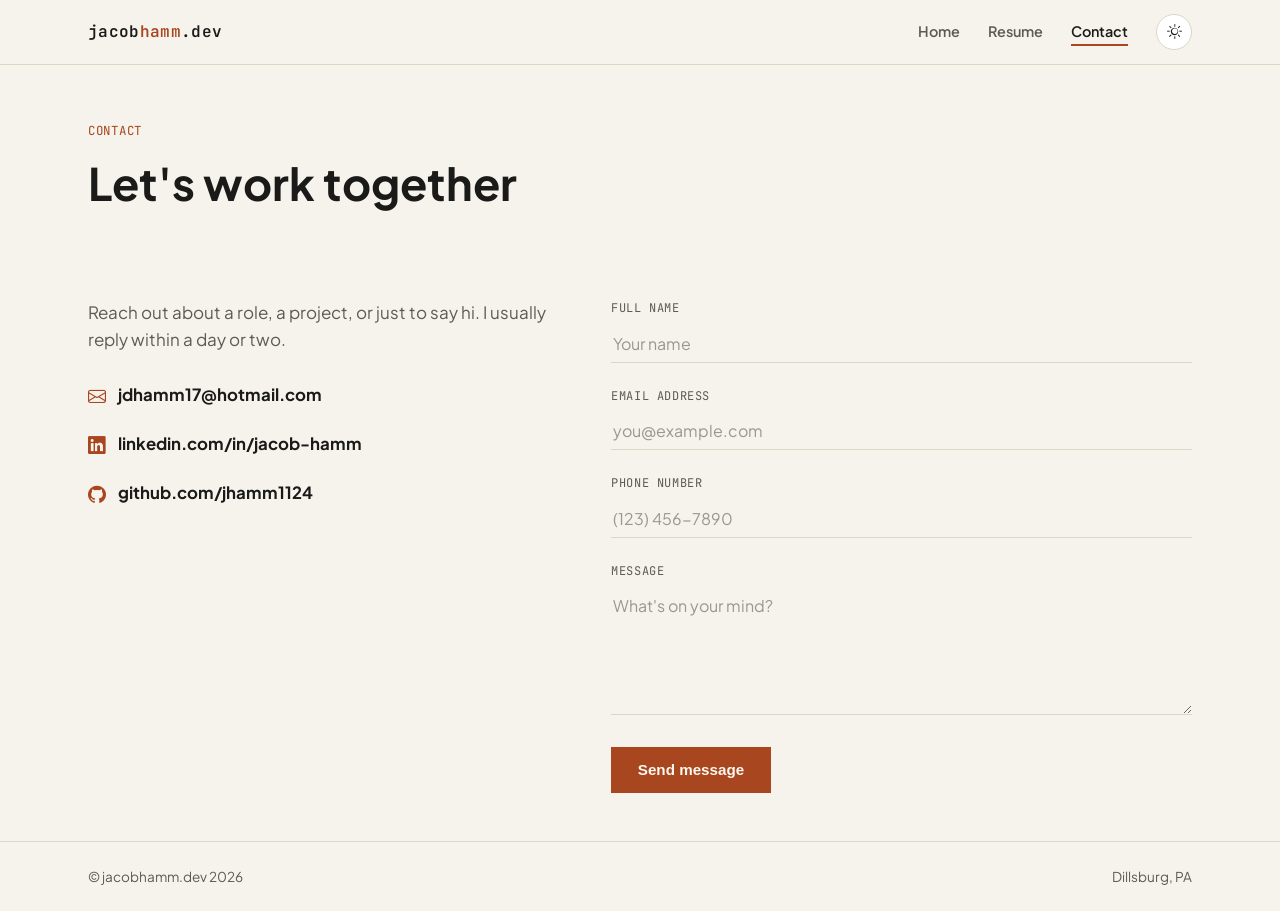
<file: contact.html>
<!DOCTYPE html>
<html lang="en">
    <head>
        <script>
            (function () {
                var t = localStorage.getItem('theme');
                if (t === 'dark' || (!t && matchMedia('(prefers-color-scheme: dark)').matches)) {
                    document.documentElement.setAttribute('data-theme', 'dark');
                }
            })();
        </script>
        <meta charset="utf-8" />
        <meta name="viewport" content="width=device-width, initial-scale=1, shrink-to-fit=no" />
        <meta name="description" content="Jacob Hamm - IT professional and Computer &amp; Information Science graduate with experience in technical support, device deployment, endpoint support, and business systems work." />
        <title>Jacob Hamm - Contact</title>
        <link rel="icon" type="image/png" href="assets/PersonalFavicon.png" />
        <link rel="preconnect" href="https://fonts.googleapis.com" />
        <link rel="preconnect" href="https://fonts.gstatic.com" crossorigin />
        <link href="https://fonts.googleapis.com/css2?family=Plus+Jakarta+Sans:wght@400;500;600;700;800&family=JetBrains+Mono:wght@500;600&display=swap" rel="stylesheet" />
        <link href="https://cdn.jsdelivr.net/npm/bootstrap-icons@1.8.1/font/bootstrap-icons.css" rel="stylesheet" />
        <link href="css/site.css" rel="stylesheet" />
    </head>
    <body>
        <nav class="site-nav">
            <div class="wrap">
                <a class="brand" href="index.html">jacob<em>hamm</em>.dev</a>
                <ul class="nav-links">
                    <li><a href="index.html">Home</a></li>
                    <li><a href="resume.html">Resume</a></li>
                    <li><a href="contact.html" aria-current="page">Contact</a></li>
                    <li>
                        <button class="theme-toggle" id="themeToggle" type="button" aria-label="Toggle dark mode">
                            <i class="bi bi-sun"></i>
                            <i class="bi bi-moon-stars"></i>
                        </button>
                    </li>
                </ul>
            </div>
        </nav>

        <main>
            <header class="page-head wrap">
                <div>
                    <div class="eyebrow">Contact</div>
                    <h1>Let's work together</h1>
                </div>
            </header>

            <section class="section" style="border-top: none;">
                <div class="wrap contact-grid">
                    <div>
                        <p class="lede" style="color: var(--ink-soft); max-width: 30rem; margin: 0;">Reach out about a role, a project, or just to say hi. I usually reply within a day or two.</p>
                        <ul class="contact-channels">
                            <li><a href="mailto:jdhamm17@hotmail.com"><i class="bi bi-envelope"></i>jdhamm17@hotmail.com</a></li>
                            <li><a href="https://www.linkedin.com/in/jacob-hamm" target="_blank" rel="noopener noreferrer"><i class="bi bi-linkedin"></i>linkedin.com/in/jacob-hamm</a></li>
                            <li><a href="https://github.com/jhamm1124" target="_blank" rel="noopener noreferrer"><i class="bi bi-github"></i>github.com/jhamm1124</a></li>
                        </ul>
                    </div>

                    <div>
                        <form id="contactForm">
                            <input type="hidden" name="access_key" value="6b96e3fa-b108-4715-b6c0-f6d2d894bed3" />
                            <input type="text" name="botcheck" class="hp-field" tabindex="-1" autocomplete="off" />

                            <div class="field">
                                <label for="name">Full name</label>
                                <input id="name" name="name" type="text" placeholder="Your name" required />
                            </div>

                            <div class="field">
                                <label for="email">Email address</label>
                                <input id="email" name="email" type="email" placeholder="you@example.com" required />
                            </div>

                            <div class="field">
                                <label for="phone">Phone number</label>
                                <input id="phone" name="phone" type="tel" placeholder="(123) 456-7890" />
                            </div>

                            <div class="field">
                                <label for="message">Message</label>
                                <textarea id="message" name="message" placeholder="What's on your mind?" required></textarea>
                            </div>

                            <button class="btn btn-solid" type="submit">Send message</button>
                        </form>
                    </div>
                </div>
            </section>
        </main>

        <footer class="site-footer">
            <div class="wrap">
                <span>&copy; jacobhamm.dev <span id="currentYear"></span></span>
                <span>Dillsburg, PA</span>
            </div>
        </footer>

        <script>
            document.getElementById('currentYear').textContent = new Date().getFullYear();

            document.getElementById('themeToggle').addEventListener('click', function () {
                var isDark = document.documentElement.getAttribute('data-theme') === 'dark';
                if (isDark) {
                    document.documentElement.removeAttribute('data-theme');
                    localStorage.setItem('theme', 'light');
                } else {
                    document.documentElement.setAttribute('data-theme', 'dark');
                    localStorage.setItem('theme', 'dark');
                }
            });

            document.getElementById('contactForm').addEventListener('submit', function (e) {
                e.preventDefault();

                fetch('https://api.web3forms.com/submit', {
                    method: 'POST',
                    headers: { 'Content-Type': 'application/json', 'Accept': 'application/json' },
                    body: JSON.stringify({
                        access_key: '6b96e3fa-b108-4715-b6c0-f6d2d894bed3',
                        subject: 'New message from jacobhamm.dev',
                        name: document.getElementById('name').value,
                        email: document.getElementById('email').value,
                        phone: document.getElementById('phone').value,
                        message: document.getElementById('message').value,
                        botcheck: document.querySelector('input[name="botcheck"]').value
                    })
                })
                .then(function (response) { return response.json(); })
                .then(function (data) {
                    if (data.success) {
                        showThankYouModal();
                        document.getElementById('contactForm').reset();
                    } else {
                        alert('Sorry, there was an error sending your message. Please try again.');
                    }
                })
                .catch(function (error) {
                    console.error('Error:', error);
                    alert('Sorry, there was an error sending your message. Please try again.');
                });
            });

            function showThankYouModal() {
                var overlay = document.createElement('div');
                overlay.className = 'modal-overlay';

                var panel = document.createElement('div');
                panel.className = 'modal-panel';
                panel.innerHTML =
                    '<i class="bi bi-check-circle-fill"></i>' +
                    '<h2>Thank you!</h2>' +
                    '<p>Your message has been sent. I\'ll get back to you soon.</p>' +
                    '<div class="countdown">Closing in <span id="countdown">5</span>s...</div>' +
                    '<button class="btn" type="button" id="closeModalBtn">Close</button>';

                overlay.appendChild(panel);
                document.body.appendChild(overlay);

                var countdown = 5;
                var countdownEl = panel.querySelector('#countdown');
                var timer = setInterval(function () {
                    countdown--;
                    countdownEl.textContent = countdown;
                    if (countdown <= 0) {
                        clearInterval(timer);
                        closeModal();
                    }
                }, 1000);

                function closeModal() {
                    clearInterval(timer);
                    overlay.remove();
                }

                panel.querySelector('#closeModalBtn').addEventListener('click', closeModal);
                overlay.addEventListener('click', function (e) {
                    if (e.target === overlay) closeModal();
                });
            }
        </script>
    </body>
</html>
</file>
<file: css/site.css>
/* Jacob Hamm — personal site
   Hand-rolled styles. No component framework. */

@charset "UTF-8";

:root {
  --bg: #f6f3ec;
  --bg-raised: #ffffff;
  --ink: #1a1a18;
  --ink-soft: #5c5b54;
  --line: #ddd6c4;
  --accent: #a8461f;
  --accent-ink: #fdf8ef;
  --focus: #1a1a18;

  --font-body: "Plus Jakarta Sans", system-ui, sans-serif;
  --font-mono: "JetBrains Mono", ui-monospace, SFMono-Regular, Menlo, monospace;

  --measure: 46rem;
  --wide: 74rem;
}

html[data-theme="dark"] {
  --bg: #15161a;
  --bg-raised: #1d1f25;
  --ink: #eeece4;
  --ink-soft: #9b9c9a;
  --line: #33353c;
  --accent: #e3874f;
  --accent-ink: #15161a;
  --focus: #eeece4;
}

* {
  box-sizing: border-box;
}

html {
  color-scheme: light;
}
html[data-theme="dark"] {
  color-scheme: dark;
}

body {
  margin: 0;
  background: var(--bg);
  color: var(--ink);
  font-family: var(--font-body);
  font-size: 17px;
  line-height: 1.6;
  -webkit-font-smoothing: antialiased;
  min-height: 100vh;
  display: flex;
  flex-direction: column;
  transition: background 0.2s ease, color 0.2s ease;
}

a {
  color: inherit;
}

img {
  max-width: 100%;
  display: block;
}

.wrap {
  width: 100%;
  max-width: var(--wide);
  margin-inline: auto;
  padding-inline: 1.5rem;
}

@media (min-width: 40rem) {
  .wrap {
    padding-inline: 2.5rem;
  }
}

/* ---------- eyebrow / mono labels ---------- */
.eyebrow {
  font-family: var(--font-mono);
  font-size: 0.78rem;
  letter-spacing: 0.06em;
  text-transform: uppercase;
  color: var(--accent);
}

/* ---------- nav ---------- */
.site-nav {
  position: sticky;
  top: 0;
  z-index: 20;
  background: var(--bg);
  border-bottom: 1px solid var(--line);
}

.site-nav .wrap {
  display: flex;
  flex-wrap: wrap;
  align-items: center;
  justify-content: space-between;
  gap: 0.5rem 1rem;
  min-height: 4rem;
  padding-block: 0.75rem;
}

.brand {
  font-family: var(--font-mono);
  font-weight: 600;
  font-size: 1rem;
  text-decoration: none;
  letter-spacing: 0.02em;
}

.brand em {
  font-style: normal;
  color: var(--accent);
}

.nav-links {
  list-style: none;
  display: flex;
  align-items: center;
  gap: 1.75rem;
  margin: 0;
  padding: 0;
  font-size: 0.9rem;
  font-weight: 600;
}

.nav-links a {
  text-decoration: none;
  color: var(--ink-soft);
  padding-bottom: 0.2rem;
  border-bottom: 2px solid transparent;
}

.nav-links a:hover,
.nav-links a[aria-current="page"] {
  color: var(--ink);
  border-bottom-color: var(--accent);
}

.theme-toggle {
  width: 2.25rem;
  height: 2.25rem;
  border-radius: 50%;
  border: 1px solid var(--line);
  background: var(--bg-raised);
  color: var(--ink);
  display: flex;
  align-items: center;
  justify-content: center;
  cursor: pointer;
  font-size: 0.95rem;
  padding: 0;
}

.theme-toggle:hover {
  border-color: var(--accent);
  color: var(--accent);
}

.theme-toggle .bi-moon-stars { display: none; }
html[data-theme="dark"] .theme-toggle .bi-sun { display: none; }
html[data-theme="dark"] .theme-toggle .bi-moon-stars { display: inline; }

@media (max-width: 30rem) {
  .brand {
    font-size: 0.85rem;
  }

  .nav-links {
    gap: 1rem;
    font-size: 0.8rem;
  }

  .theme-toggle {
    width: 1.9rem;
    height: 1.9rem;
    font-size: 0.85rem;
  }
}

/* ---------- availability badge ---------- */
.status-badge {
  display: inline-flex;
  align-items: center;
  gap: 0.5rem;
  border: 1px solid var(--line);
  border-radius: 999px;
  padding: 0.4rem 0.9rem 0.4rem 0.7rem;
  font-family: var(--font-mono);
  font-size: 0.78rem;
  font-weight: 600;
  margin-bottom: 1.1rem;
}

.status-badge .dot {
  width: 0.5rem;
  height: 0.5rem;
  border-radius: 50%;
  background: #3f9142;
  box-shadow: 0 0 0 3px rgba(63, 145, 66, 0.2);
}

html[data-theme="dark"] .status-badge .dot {
  background: #5fd464;
  box-shadow: 0 0 0 3px rgba(95, 212, 100, 0.2);
}

.role-tags {
  display: flex;
  flex-wrap: wrap;
  gap: 0.5rem;
  list-style: none;
  margin: 1.5rem 0 0;
  padding: 0;
}

.role-tags li {
  font-family: var(--font-mono);
  font-size: 0.75rem;
  border: 1px solid var(--line);
  padding: 0.35rem 0.7rem;
  color: var(--ink-soft);
}

/* ---------- hero ---------- */
.hero {
  padding-block: 4.5rem 3.5rem;
}

.hero .wrap {
  display: grid;
  grid-template-columns: 1fr;
  gap: 3rem;
  align-items: center;
}

@media (min-width: 56rem) {
  .hero .wrap {
    grid-template-columns: 1.15fr 0.85fr;
  }
}

.hero h1 {
  font-size: clamp(2.4rem, 5vw, 3.6rem);
  line-height: 1.05;
  font-weight: 800;
  margin: 0.6rem 0 1.1rem;
}

.hero .lede {
  color: var(--ink-soft);
  font-size: 1.15rem;
  max-width: 34rem;
  margin: 0 0 1.75rem;
}

.link-row {
  display: flex;
  flex-wrap: wrap;
  gap: 0.4rem 1.4rem;
  font-weight: 600;
  font-size: 0.95rem;
}

.link-row a {
  text-decoration: none;
  display: inline-flex;
  align-items: center;
  gap: 0.4rem;
  padding-bottom: 0.15rem;
  border-bottom: 1px solid var(--line);
}

.link-row a:hover {
  color: var(--accent);
  border-bottom-color: var(--accent);
}

.hero-portrait {
  position: relative;
  justify-self: center;
  width: 100%;
  max-width: 20rem;
}

.hero-portrait::before {
  content: "";
  position: absolute;
  inset: 0.9rem -0.9rem -0.9rem 0.9rem;
  border: 1px solid var(--accent);
  z-index: 0;
}

.hero-portrait img {
  position: relative;
  z-index: 1;
  width: 100%;
  aspect-ratio: 4 / 5;
  object-fit: cover;
  object-position: top;
  border: 1px solid var(--line);
}

/* ---------- section shell ---------- */
.section {
  padding-block: 3rem;
  border-top: 1px solid var(--line);
}

.section h2 {
  font-size: 1.6rem;
  margin: 0.4rem 0 1.5rem;
}

/* ---------- about ---------- */
.about-block {
  max-width: var(--measure);
  border-left: 2px solid var(--accent);
  padding-left: 1.5rem;
}

.about-block p {
  color: var(--ink-soft);
  margin: 0 0 1rem;
}

.about-block p:first-of-type {
  color: var(--ink);
  font-size: 1.1rem;
}

/* ---------- facts strip ---------- */
.facts {
  display: grid;
  grid-template-columns: repeat(2, 1fr);
  gap: 1.75rem 1.5rem;
}

@media (min-width: 40rem) {
  .facts {
    grid-template-columns: repeat(4, 1fr);
  }
}

.facts dt {
  font-family: var(--font-mono);
  font-size: 0.72rem;
  text-transform: uppercase;
  letter-spacing: 0.05em;
  color: var(--ink-soft);
  margin-bottom: 0.35rem;
}

.facts dd {
  margin: 0;
  font-weight: 600;
}

/* ---------- footer CTA ---------- */
.cta {
  text-align: left;
  padding-block: 3.5rem;
}

.cta h2 {
  font-size: clamp(1.8rem, 4vw, 2.6rem);
  margin: 0.3rem 0 1.25rem;
}

.btn {
  display: inline-flex;
  align-items: center;
  gap: 0.5rem;
  border: 1px solid var(--ink);
  color: var(--ink);
  text-decoration: none;
  font-weight: 700;
  padding: 0.85rem 1.6rem;
  font-size: 0.95rem;
}

.btn:hover {
  background: var(--ink);
  color: var(--bg);
}

.btn-solid {
  background: var(--accent);
  border-color: var(--accent);
  color: var(--accent-ink);
}

.btn-solid:hover {
  background: transparent;
  color: var(--accent);
}

/* ---------- site footer ---------- */
.site-footer {
  margin-top: auto;
  border-top: 1px solid var(--line);
  padding-block: 1.5rem;
  font-size: 0.85rem;
  color: var(--ink-soft);
}

.site-footer .wrap {
  display: flex;
  justify-content: space-between;
  flex-wrap: wrap;
  gap: 0.5rem;
}

/* ---------- page header (resume / contact) ---------- */
.page-head {
  padding-block: 3.5rem 2rem;
  display: flex;
  flex-wrap: wrap;
  align-items: flex-end;
  justify-content: space-between;
  gap: 1.5rem;
}

.page-head h1 {
  font-size: clamp(2rem, 4vw, 2.8rem);
  margin: 0.4rem 0 0;
}

/* ---------- timeline ---------- */
.timeline {
  position: relative;
  max-width: var(--wide);
}

.timeline-item {
  position: relative;
  display: grid;
  grid-template-columns: 1fr;
  gap: 0.75rem;
  padding-block: 1.75rem;
  border-top: 1px solid var(--line);
}

.timeline-item:first-child {
  border-top: none;
}

@media (min-width: 46rem) {
  .timeline-item {
    grid-template-columns: 12rem 1fr;
    gap: 2rem;
  }
}

.timeline-when {
  font-family: var(--font-mono);
  font-size: 0.85rem;
  color: var(--accent);
  white-space: nowrap;
}

.timeline-role {
  font-size: 1.15rem;
  font-weight: 700;
  margin: 0 0 0.2rem;
}

.timeline-org {
  color: var(--ink-soft);
  font-size: 0.95rem;
  margin: 0 0 0.9rem;
}

.timeline-body p {
  color: var(--ink-soft);
  margin: 0 0 0.85rem;
  max-width: var(--measure);
}

.timeline-body p:last-child {
  margin-bottom: 0;
}

/* ---------- skills ---------- */
.tag-list {
  display: flex;
  flex-wrap: wrap;
  gap: 0.6rem;
  list-style: none;
  margin: 0;
  padding: 0;
}

.tag-list li {
  border: 1px solid var(--line);
  padding: 0.5rem 1rem;
  font-size: 0.9rem;
  font-weight: 600;
  border-radius: 999px;
}

/* ---------- projects ---------- */
.project-grid {
  display: grid;
  grid-template-columns: 1fr;
  gap: 1.5rem;
}

@media (min-width: 46rem) {
  .project-grid {
    grid-template-columns: repeat(2, 1fr);
  }
}

.project-card {
  border: 1px solid var(--line);
  padding: 1.75rem;
  display: flex;
  flex-direction: column;
}

.project-card .project-role {
  font-family: var(--font-mono);
  font-size: 0.75rem;
  text-transform: uppercase;
  letter-spacing: 0.05em;
  color: var(--accent);
  margin-bottom: 0.5rem;
}

.project-card h3 {
  margin: 0 0 0.6rem;
  font-size: 1.2rem;
}

.project-card p {
  color: var(--ink-soft);
  margin: 0 0 1rem;
  flex-grow: 1;
}

.project-card .tag-list {
  margin-bottom: 1.25rem;
}

.project-card .tag-list li {
  border-radius: 4px;
  padding: 0.3rem 0.7rem;
  font-size: 0.78rem;
}

.project-card .link-row {
  font-size: 0.9rem;
}

/* ---------- gallery strip ---------- */
.gallery {
  display: grid;
  grid-template-columns: repeat(2, 1fr);
  gap: 1rem;
}

@media (min-width: 40rem) {
  .gallery {
    grid-template-columns: repeat(4, 1fr);
  }
}

.gallery figure {
  margin: 0;
}

.gallery img {
  width: 100%;
  aspect-ratio: 4 / 5;
  object-fit: cover;
  border: 1px solid var(--line);
}

.gallery figcaption {
  font-family: var(--font-mono);
  font-size: 0.72rem;
  color: var(--ink-soft);
  margin-top: 0.5rem;
  text-transform: uppercase;
  letter-spacing: 0.04em;
}

/* ---------- contact page ---------- */
.contact-grid {
  display: grid;
  grid-template-columns: 1fr;
  gap: 3rem;
}

@media (min-width: 52rem) {
  .contact-grid {
    grid-template-columns: 0.9fr 1.1fr;
  }
}

.contact-channels {
  list-style: none;
  margin: 1.75rem 0 0;
  padding: 0;
  display: flex;
  flex-direction: column;
  gap: 1.1rem;
}

.contact-channels a {
  display: inline-flex;
  align-items: center;
  gap: 0.75rem;
  text-decoration: none;
  font-weight: 700;
  font-size: 1.05rem;
  border-bottom: 1px solid transparent;
  padding-bottom: 0.15rem;
  width: fit-content;
}

.contact-channels a:hover {
  color: var(--accent);
  border-bottom-color: var(--accent);
}

.contact-channels i {
  color: var(--accent);
  font-size: 1.1rem;
}

.field {
  margin-bottom: 1.5rem;
}

.field label {
  display: block;
  font-family: var(--font-mono);
  font-size: 0.75rem;
  text-transform: uppercase;
  letter-spacing: 0.05em;
  color: var(--ink-soft);
  margin-bottom: 0.4rem;
}

.field input,
.field textarea {
  width: 100%;
  border: none;
  border-bottom: 1px solid var(--line);
  background: transparent;
  color: var(--ink);
  font-family: var(--font-body);
  font-size: 1rem;
  padding: 0.5rem 0.1rem;
  resize: vertical;
}

.field textarea {
  min-height: 8rem;
}

.field input:focus,
.field textarea:focus {
  outline: none;
  border-bottom-color: var(--accent);
}

.field input::placeholder,
.field textarea::placeholder {
  color: var(--ink-soft);
  opacity: 0.6;
}

.hp-field {
  position: absolute;
  left: -9999px;
}

/* ---------- success modal ---------- */
.modal-overlay {
  position: fixed;
  inset: 0;
  background: rgba(0, 0, 0, 0.45);
  display: flex;
  align-items: center;
  justify-content: center;
  z-index: 999;
  padding: 1.5rem;
}

.modal-panel {
  background: var(--bg-raised);
  border: 1px solid var(--line);
  color: var(--ink);
  max-width: 24rem;
  width: 100%;
  padding: 2.25rem;
  text-align: center;
}

.modal-panel .bi-check-circle-fill {
  font-size: 2.4rem;
  color: var(--accent);
  margin-bottom: 0.75rem;
  display: inline-block;
}

.modal-panel h2 {
  margin: 0 0 0.5rem;
  font-size: 1.3rem;
}

.modal-panel p {
  color: var(--ink-soft);
  margin: 0 0 0.5rem;
}

.modal-panel .countdown {
  font-family: var(--font-mono);
  font-size: 0.8rem;
  margin-bottom: 1.25rem;
}

/* ---------- utility ---------- */
.sr-only {
  position: absolute;
  width: 1px;
  height: 1px;
  overflow: hidden;
  clip: rect(0 0 0 0);
  white-space: nowrap;
}
</file>
